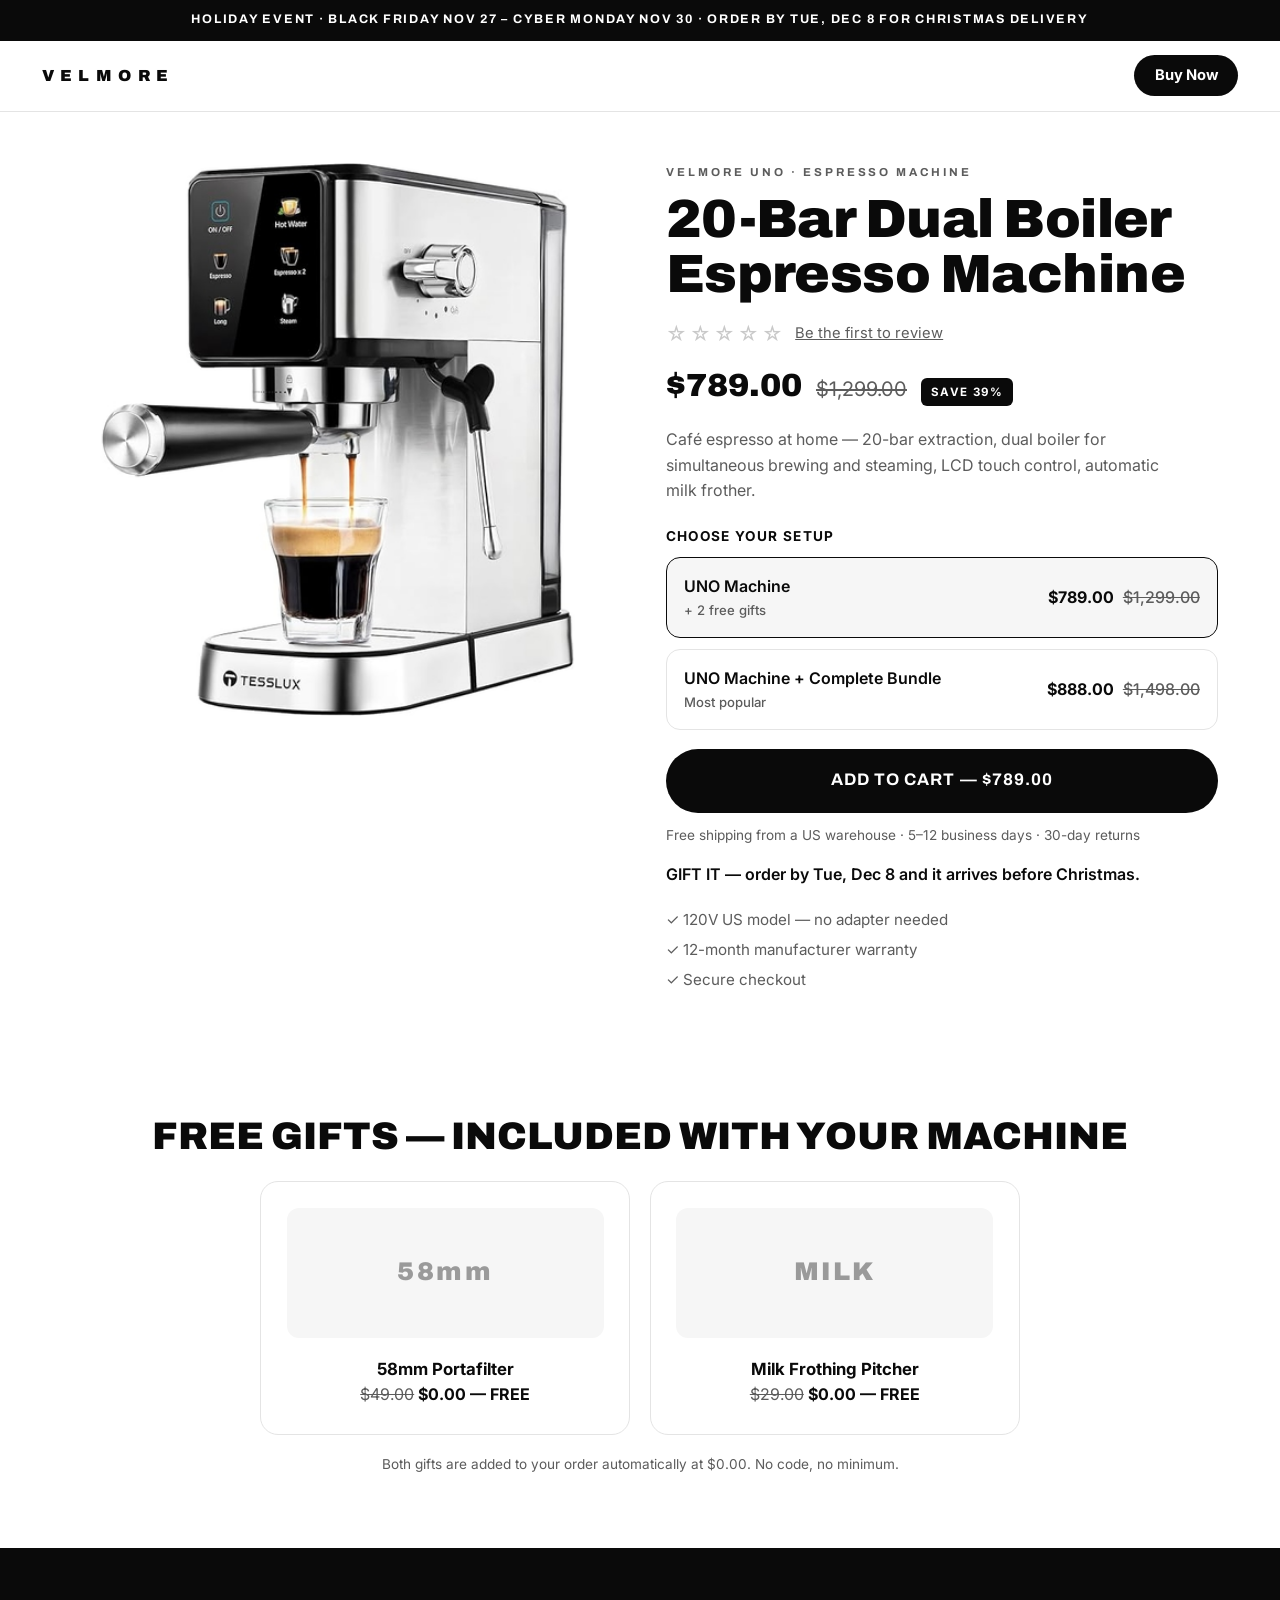
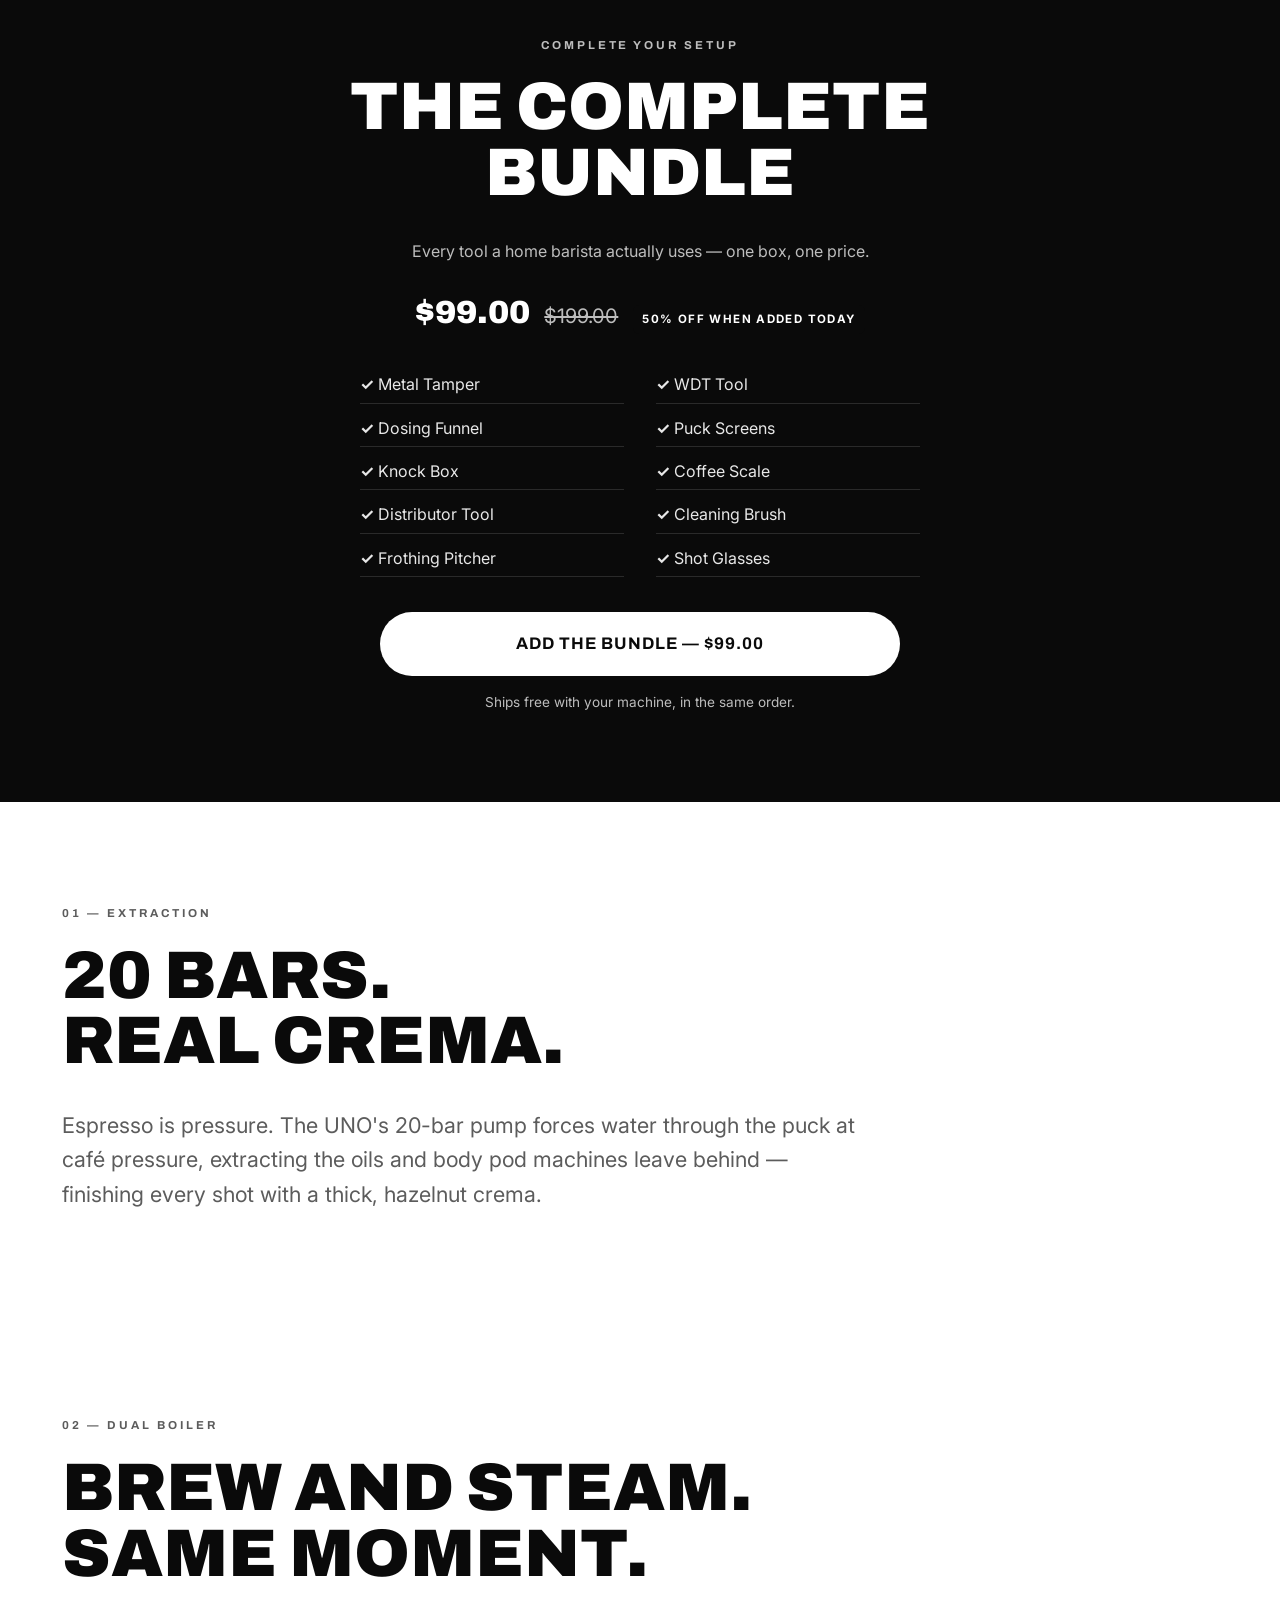
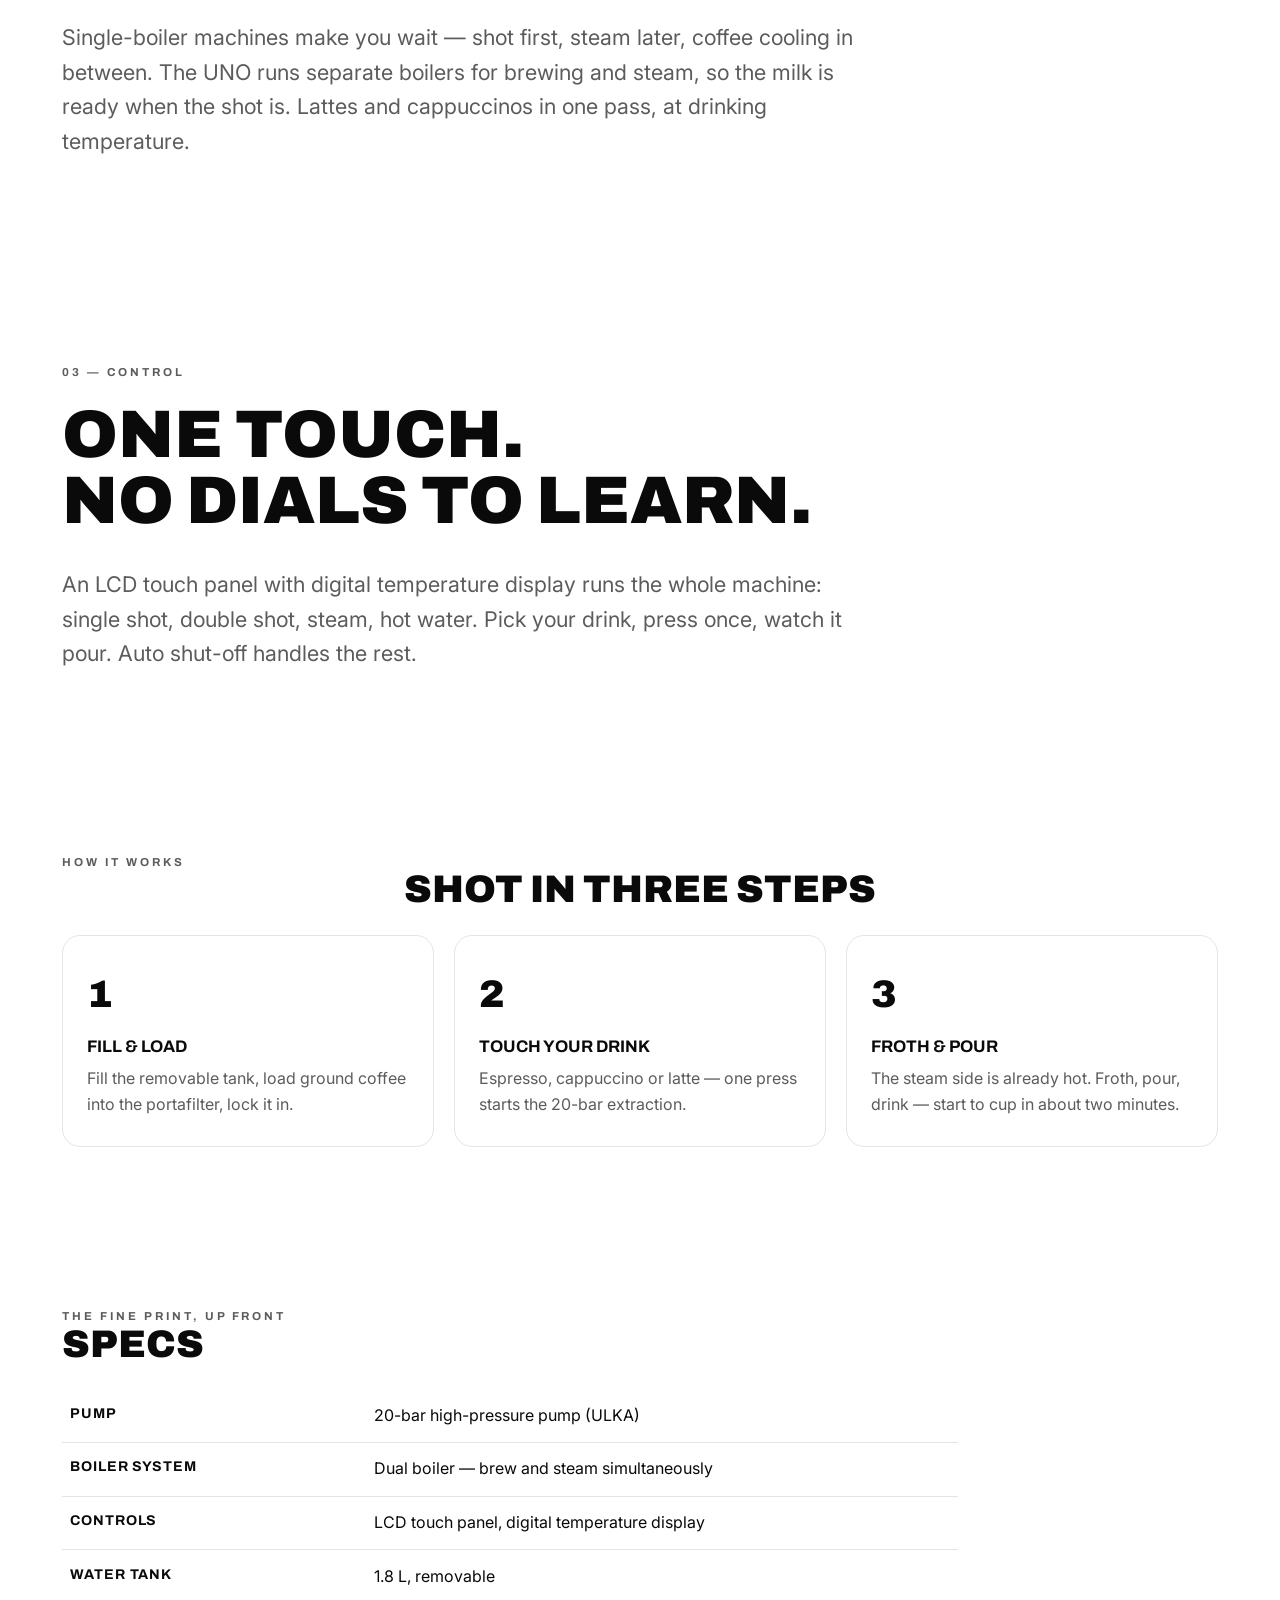
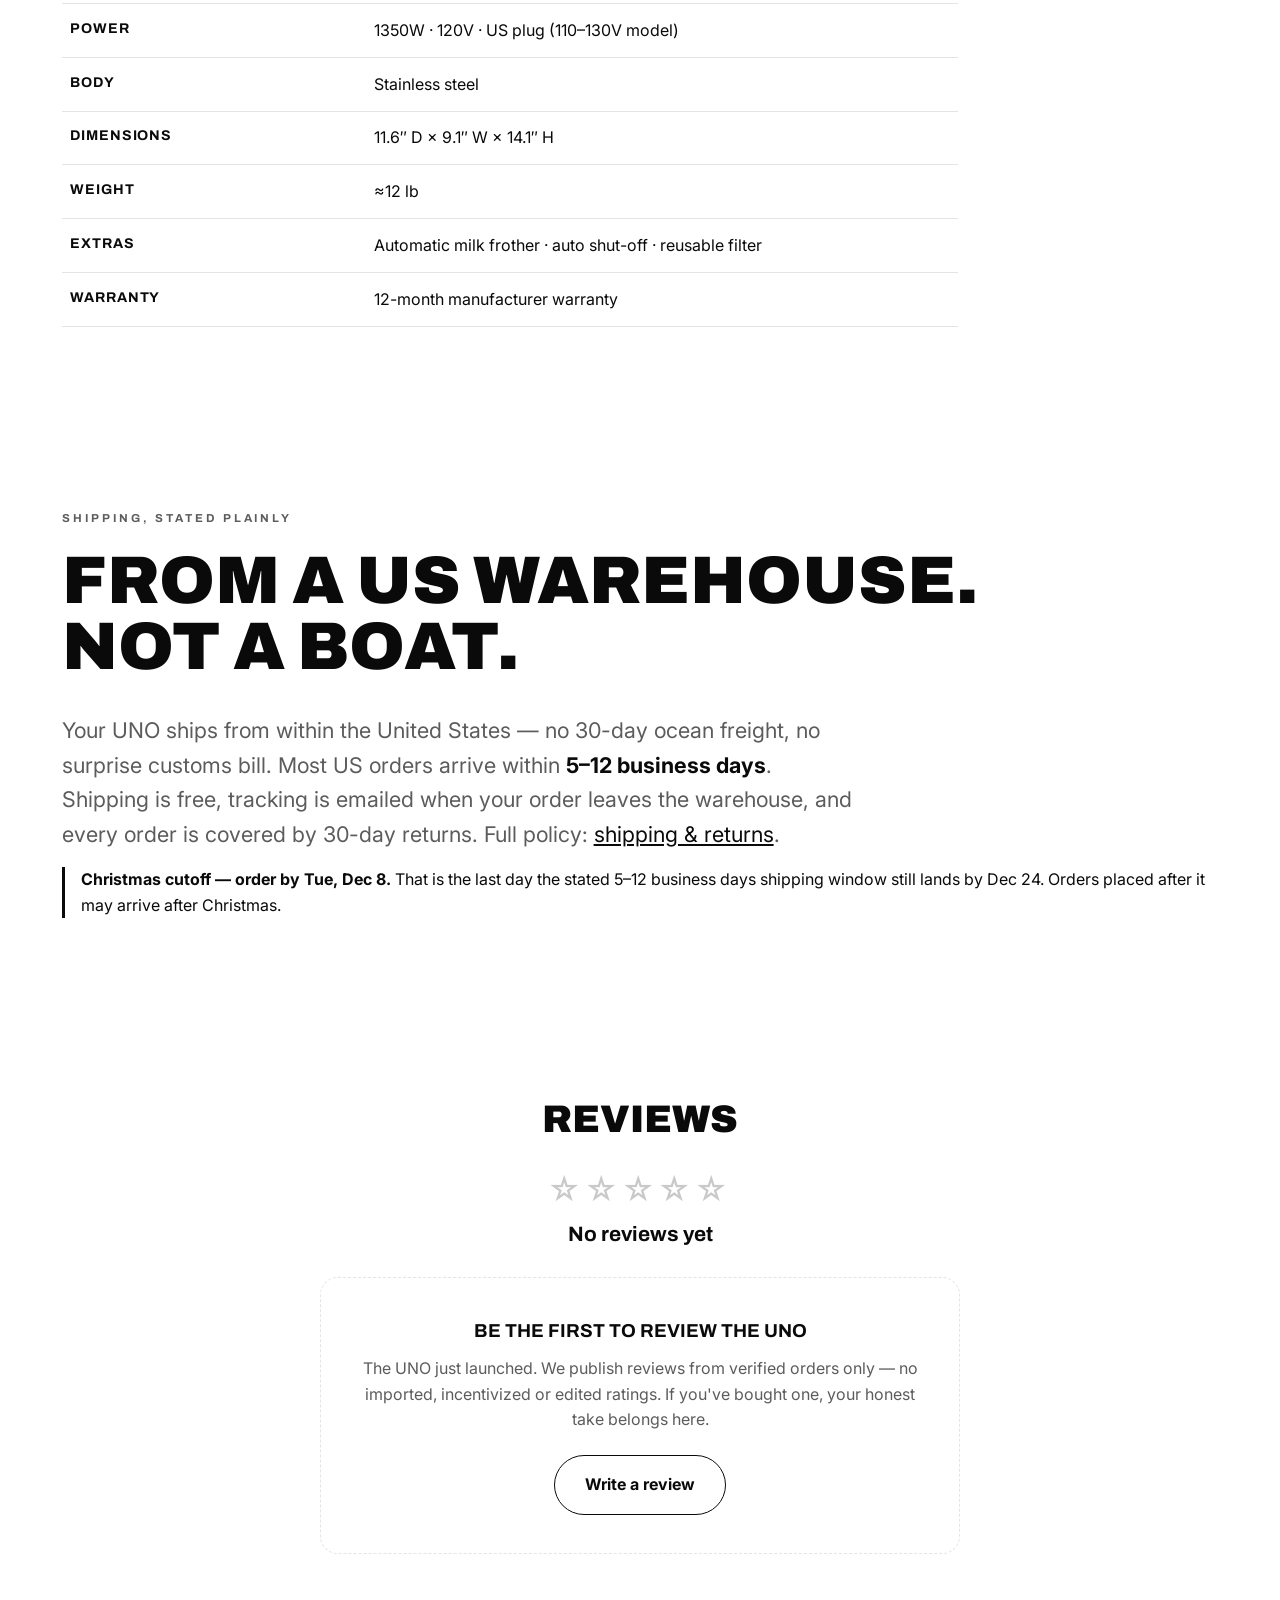
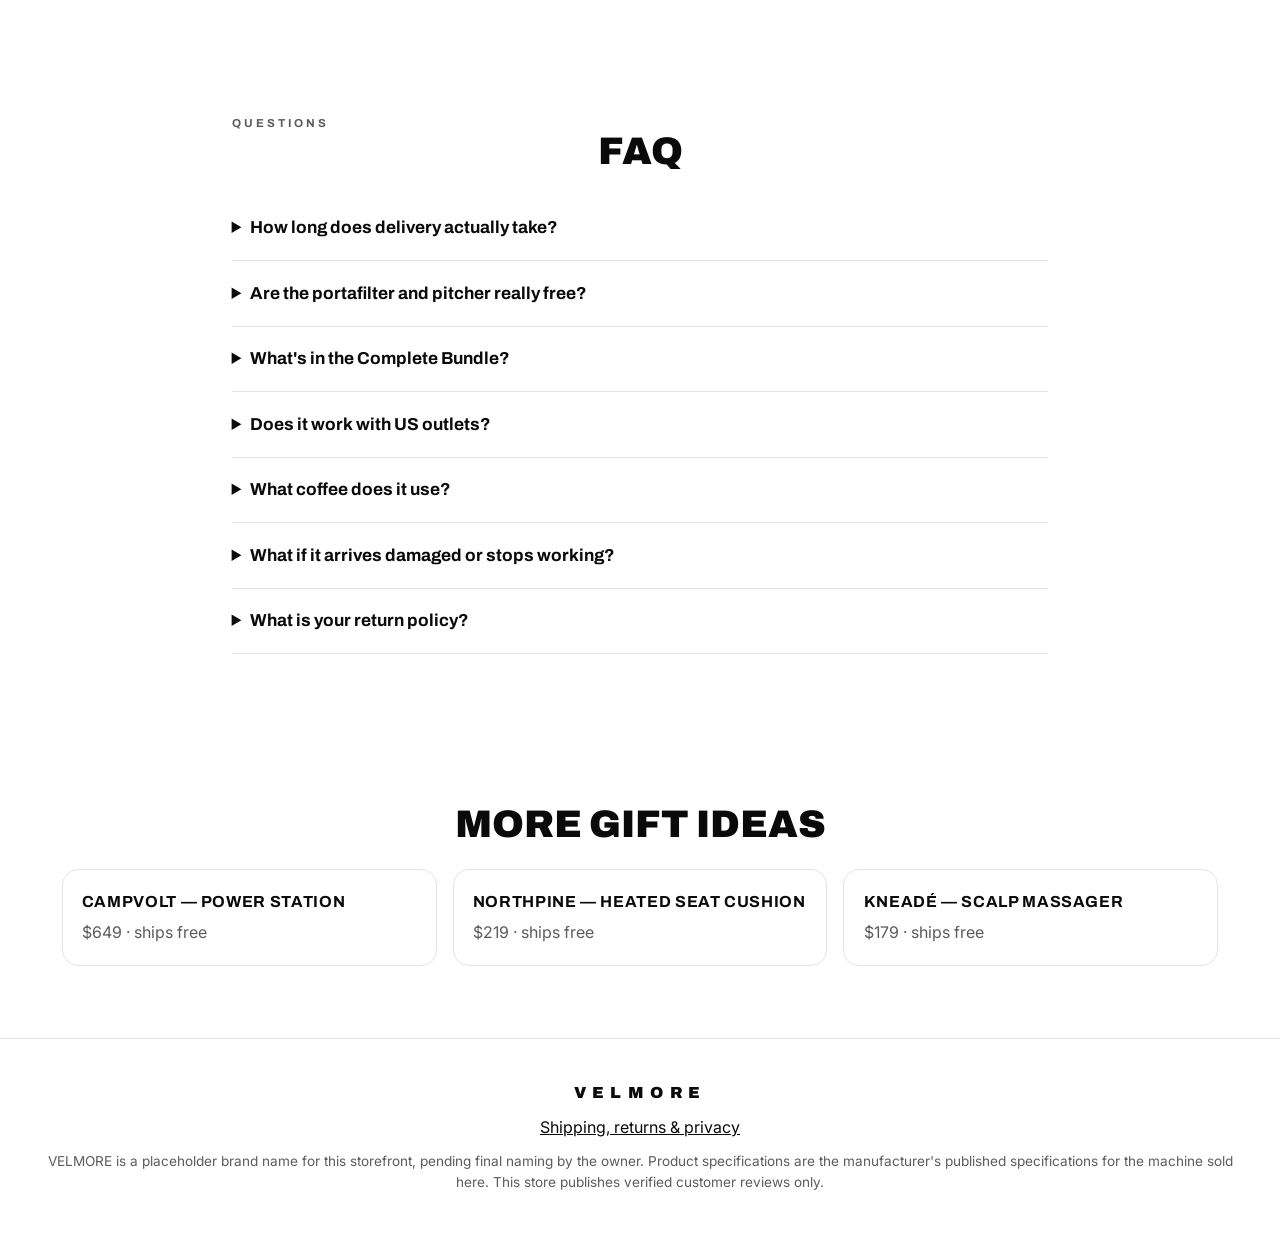
<file: index.html>
<!DOCTYPE html>
<html lang="en">
<head>
<meta charset="UTF-8">
<meta name="viewport" content="width=device-width, initial-scale=1.0">
<title>VELMORE UNO — 20-Bar Dual Boiler Espresso Machine</title>
<meta name="description" content="The VELMORE UNO: 20-bar dual boiler espresso machine with LCD touch control and milk frother. $789 with free gifts included. Ships free from a US warehouse.">
<link rel="canonical" href="https://velmore.lifeofmorr.com/">
<meta property="og:site_name" content="VELMORE">
<meta property="og:type" content="product">
<meta property="og:title" content="VELMORE UNO — 20-Bar Dual Boiler Espresso Machine">
<meta property="og:description" content="20-bar pressure. Dual boiler. Touch control. Free portafilter and frothing pitcher included. $789, free US shipping.">
<meta property="og:url" content="https://velmore.lifeofmorr.com/">
<meta property="og:image" content="assets/machine-main.jpg">
<meta name="twitter:card" content="summary_large_image">
<link rel="icon" type="image/svg+xml" href="favicon.svg">
<meta name="theme-color" content="#ffffff">
<script type="application/ld+json">
{
  "@context": "https://schema.org",
  "@type": "Product",
  "name": "VELMORE UNO — 20-Bar Dual Boiler Espresso Machine",
  "image": "assets/machine-main.jpg",
  "description": "Semi-automatic espresso machine with 20-bar pump, dual boiler system, LCD touch control and milk frother. 120V US model.",
  "brand": { "@type": "Brand", "name": "VELMORE" },
  "offers": {
    "@type": "Offer",
    "price": "789.00",
    "priceCurrency": "USD",
    "availability": "https://schema.org/InStock",
    "url": "https://velmore.lifeofmorr.com/"
  }
}
</script>
<link rel="preconnect" href="https://fonts.googleapis.com">
<link rel="preconnect" href="https://fonts.gstatic.com" crossorigin>
<link href="https://fonts.googleapis.com/css2?family=Archivo:wght@500;700;900&family=Inter:wght@400;500;600;700&display=swap" rel="stylesheet">
<link rel="stylesheet" href="style.css">
</head>
<body>
<div class="holiday-banner">Holiday Event · Black Friday Nov 27 – Cyber Monday Nov 30 · Order by Tue, Dec 8 for Christmas delivery</div>


<!-- STICKY MINIMAL HEADER -->
<header class="nav">
  <a class="wordmark" href="#top">VELMORE</a>
  <a class="nav-cta" href="#buy">Buy Now</a>
</header>

<!-- HERO: visual + rating row + price + bundle selector + buy -->
<section class="hero" id="top">
  <div class="hero-media">
    <img src="assets/machine-main.jpg" alt="VELMORE UNO 20-bar dual boiler espresso machine, stainless steel finish" width="500" height="500">
  </div>
  <div class="hero-copy" id="buy">
    <p class="kicker">VELMORE UNO · Espresso Machine</p>
    <h1>20-Bar Dual Boiler Espresso Machine</h1>

    <!-- Rating row: launch state — no reviews yet, no fabricated counts -->
    <div class="rating-row" aria-label="No reviews yet">
      <span class="stars stars-empty" aria-hidden="true">☆☆☆☆☆</span>
      <a href="#reviews">Be the first to review</a>
    </div>

    <div class="price-row">
      <span class="price">$789.00</span>
      <span class="compare">$1,299.00</span>
      <span class="save-badge">SAVE 39%</span>
    </div>

    <p class="sub">Café espresso at home — 20-bar extraction, dual boiler for simultaneous brewing and steaming, LCD touch control, automatic milk frother.</p>

    <!-- Bundle selector -->
    <fieldset class="bundle-select">
      <legend>Choose your setup</legend>
      <label class="option selected">
        <input type="radio" name="setup" value="machine" checked>
        <span class="option-body">
          <span class="option-title">UNO Machine <span class="option-note">+ 2 free gifts</span></span>
          <span class="option-price">$789.00 <s>$1,299.00</s></span>
        </span>
      </label>
      <label class="option">
        <input type="radio" name="setup" value="bundle">
        <span class="option-body">
          <span class="option-title">UNO Machine + Complete Bundle <span class="option-note">Most popular</span></span>
          <span class="option-price">$888.00 <s>$1,498.00</s></span>
        </span>
      </label>
    </fieldset>

    <!-- CHECKOUT PLACEHOLDER: wire to the Stripe payment link from the main session after Don's gate. Do not point anywhere else. -->
    <a class="btn btn-buy" href="https://buy.stripe.com/dRmbJ0bjV8UW0OEeu58sp11" aria-disabled="true">ADD TO CART — $789.00</a>
    <p class="micro">Free shipping from a US warehouse · 5–12 business days · 30-day returns</p>
    <p class="gift-line">GIFT IT — order by Tue, Dec 8 and it arrives before Christmas.</p>

    <ul class="hero-checks">
      <li>✓ 120V US model — no adapter needed</li>
      <li>✓ 12-month manufacturer warranty</li>
      <li>✓ Secure checkout</li>
    </ul>
  </div>
</section>

<!-- FREE GIFTS ROW -->
<section class="gifts" aria-label="Free gifts included">
  <h2 class="section-title">FREE GIFTS — INCLUDED WITH YOUR MACHINE</h2>
  <div class="gift-grid">
    <div class="gift-card">
      <div class="gift-img gift-img-portafilter" aria-hidden="true">58mm</div>
      <p class="gift-name">58mm Portafilter</p>
      <p class="gift-price"><s>$49.00</s> <strong>$0.00 — FREE</strong></p>
    </div>
    <div class="gift-card">
      <div class="gift-img gift-img-pitcher" aria-hidden="true">MILK</div>
      <p class="gift-name">Milk Frothing Pitcher</p>
      <p class="gift-price"><s>$29.00</s> <strong>$0.00 — FREE</strong></p>
    </div>
  </div>
  <p class="micro center">Both gifts are added to your order automatically at $0.00. No code, no minimum.</p>
</section>

<!-- COMPLETE BUNDLE UPSELL -->
<section class="bundle" aria-label="Complete Bundle upsell">
  <div class="bundle-inner">
    <p class="kicker light">Complete your setup</p>
    <h2>THE COMPLETE BUNDLE</h2>
    <p class="bundle-sub">Every tool a home barista actually uses — one box, one price.</p>
    <div class="bundle-price">
      <span class="price">$99.00</span>
      <span class="compare light">$199.00</span>
      <span class="save-badge">50% OFF WHEN ADDED TODAY</span>
    </div>
    <ul class="bundle-items">
      <li>Metal Tamper</li>
      <li>WDT Tool</li>
      <li>Dosing Funnel</li>
      <li>Puck Screens</li>
      <li>Knock Box</li>
      <li>Coffee Scale</li>
      <li>Distributor Tool</li>
      <li>Cleaning Brush</li>
      <li>Frothing Pitcher</li>
      <li>Shot Glasses</li>
    </ul>
    <!-- CHECKOUT PLACEHOLDER: bundle add-on wires to the same Stripe checkout from the main session. -->
    <a class="btn btn-buy btn-white" href="https://buy.stripe.com/6oU28q4Vx2wybti4Tv8sp12" aria-disabled="true">ADD THE BUNDLE — $99.00</a>
    <p class="micro light">Ships free with your machine, in the same order.</p>
  </div>
</section>

<!-- BENEFITS -->
<section class="feature" id="machine">
  <p class="kicker">01 — Extraction</p>
  <h2>20 BARS.<br>REAL CREMA.</h2>
  <p class="lede">Espresso is pressure. The UNO's 20-bar pump forces water through the puck at café pressure, extracting the oils and body pod machines leave behind — finishing every shot with a thick, hazelnut crema.</p>
</section>

<section class="feature">
  <p class="kicker">02 — Dual boiler</p>
  <h2>BREW AND STEAM.<br>SAME MOMENT.</h2>
  <p class="lede">Single-boiler machines make you wait — shot first, steam later, coffee cooling in between. The UNO runs separate boilers for brewing and steam, so the milk is ready when the shot is. Lattes and cappuccinos in one pass, at drinking temperature.</p>
</section>

<section class="feature">
  <p class="kicker">03 — Control</p>
  <h2>ONE TOUCH.<br>NO DIALS TO LEARN.</h2>
  <p class="lede">An LCD touch panel with digital temperature display runs the whole machine: single shot, double shot, steam, hot water. Pick your drink, press once, watch it pour. Auto shut-off handles the rest.</p>
</section>

<!-- HOW IT WORKS -->
<section class="how" id="how">
  <p class="kicker">How it works</p>
  <h2 class="section-title">SHOT IN THREE STEPS</h2>
  <ol class="steps">
    <li><span class="step-num">1</span><h3>Fill &amp; load</h3><p>Fill the removable tank, load ground coffee into the portafilter, lock it in.</p></li>
    <li><span class="step-num">2</span><h3>Touch your drink</h3><p>Espresso, cappuccino or latte — one press starts the 20-bar extraction.</p></li>
    <li><span class="step-num">3</span><h3>Froth &amp; pour</h3><p>The steam side is already hot. Froth, pour, drink — start to cup in about two minutes.</p></li>
  </ol>
</section>

<!-- SPECS -->
<section class="specs" id="specs">
  <p class="kicker">The fine print, up front</p>
  <h2 class="section-title">SPECS</h2>
  <table>
    <tr><th>Pump</th><td>20-bar high-pressure pump (ULKA)</td></tr>
    <tr><th>Boiler system</th><td>Dual boiler — brew and steam simultaneously</td></tr>
    <tr><th>Controls</th><td>LCD touch panel, digital temperature display</td></tr>
    <tr><th>Water tank</th><td>1.8 L, removable</td></tr>
    <tr><th>Power</th><td>1350W · 120V · US plug (110–130V model)</td></tr>
    <tr><th>Body</th><td>Stainless steel</td></tr>
    <tr><th>Dimensions</th><td>11.6″ D × 9.1″ W × 14.1″ H</td></tr>
    <tr><th>Weight</th><td>≈12 lb</td></tr>
    <tr><th>Extras</th><td>Automatic milk frother · auto shut-off · reusable filter</td></tr>
    <tr><th>Warranty</th><td>12-month manufacturer warranty</td></tr>
  </table>
</section>

<!-- SHIPPING -->
<section class="feature">
  <p class="kicker">Shipping, stated plainly</p>
  <h2>FROM A US WAREHOUSE.<br>NOT A BOAT.</h2>
  <p class="lede">Your UNO ships from within the United States — no 30-day ocean freight, no surprise customs bill. Most US orders arrive within <strong>5–12 business days</strong>. Shipping is free, tracking is emailed when your order leaves the warehouse, and every order is covered by 30-day returns. Full policy: <a href="policies.html">shipping &amp; returns</a>.</p>
  <p class="holiday-cutoff"><strong>Christmas cutoff — order by Tue, Dec 8.</strong> That is the last day the stated 5–12 business days shipping window still lands by Dec 24. Orders placed after it may arrive after Christmas.</p>
</section>

<!-- REVIEWS — layout mirrors the reference store; content is an honest launch state.
     DO NOT populate with fabricated reviews, names, photos or counts. Real reviews only, added as they are earned. -->
<section class="reviews" id="reviews">
  <h2 class="section-title">REVIEWS</h2>
  <div class="reviews-summary">
    <span class="stars stars-empty" aria-hidden="true">☆☆☆☆☆</span>
    <p>No reviews yet</p>
  </div>
  <div class="review-empty">
    <h3>Be the first to review the UNO</h3>
    <p>The UNO just launched. We publish reviews from verified orders only — no imported, incentivized or edited ratings. If you've bought one, your honest take belongs here.</p>
    <a class="btn btn-outline" href="#" aria-disabled="true">Write a review</a>
  </div>
</section>

<!-- FAQ -->
<section class="faq" id="faq">
  <p class="kicker">Questions</p>
  <h2 class="section-title">FAQ</h2>
  <details>
    <summary>How long does delivery actually take?</summary>
    <p>Orders ship from a US warehouse. Most US orders arrive within 5–12 business days of ordering. You'll get a tracking number by email as soon as your machine leaves the warehouse. If a delay pushes past that window, contact us and we'll tell you exactly where your order is.</p>
  </details>
  <details>
    <summary>Are the portafilter and pitcher really free?</summary>
    <p>Yes. The 58mm portafilter and milk frothing pitcher are included with every machine at $0.00 — they appear as free line items on your order. No code or minimum spend.</p>
  </details>
  <details>
    <summary>What's in the Complete Bundle?</summary>
    <p>Ten tools: metal tamper, WDT tool, dosing funnel, puck screens, knock box, coffee scale, distributor tool, cleaning brush, frothing pitcher and shot glasses — $99.00 when added with your machine (regularly $199.00).</p>
  </details>
  <details>
    <summary>Does it work with US outlets?</summary>
    <p>Yes. This is the 120V US model (110–130V) with a US plug, 1350W. No converter or adapter needed.</p>
  </details>
  <details>
    <summary>What coffee does it use?</summary>
    <p>Ground coffee in the portafilter, with a reusable filter. It is not a pod machine — any fresh ground espresso works.</p>
  </details>
  <details>
    <summary>What if it arrives damaged or stops working?</summary>
    <p>Every machine carries a 12-month manufacturer warranty against defects. For damage in transit or a dead-on-arrival unit, contact us within 30 days and we will arrange a replacement or refund under our <a href="policies.html">returns policy</a>.</p>
  </details>
  <details>
    <summary>What is your return policy?</summary>
    <p>30 days. Return the machine in its original condition within 30 days of delivery for a refund. Full terms on the <a href="policies.html">policies page</a>.</p>
  </details>
</section>

<section class="gift-guide" aria-label="More gift ideas">
  <h2 class="section-title">MORE GIFT IDEAS</h2>
  <div class="gift-guide-grid">
    <a class="gift-guide-card" href="https://portable-power-station.lifeofmorr.com/"><strong>CAMPVOLT — Power Station</strong><span>$649 · ships free</span></a>
    <a class="gift-guide-card" href="https://heated-seat-cushion.lifeofmorr.com/"><strong>NORTHPINE — Heated Seat Cushion</strong><span>$219 · ships free</span></a>
    <a class="gift-guide-card" href="https://scalp-massager.lifeofmorr.com/"><strong>KNEADÉ — Scalp Massager</strong><span>$179 · ships free</span></a>
  </div>
</section>

<footer>
  <p class="wordmark">VELMORE</p>
  <p><a href="policies.html">Shipping, returns &amp; privacy</a></p>
  <p class="micro">VELMORE is a placeholder brand name for this storefront, pending final naming by the owner. Product specifications are the manufacturer's published specifications for the machine sold here. This store publishes verified customer reviews only.</p>
</footer>

<script src="main.js"></script>
</body>
</html>
</file>
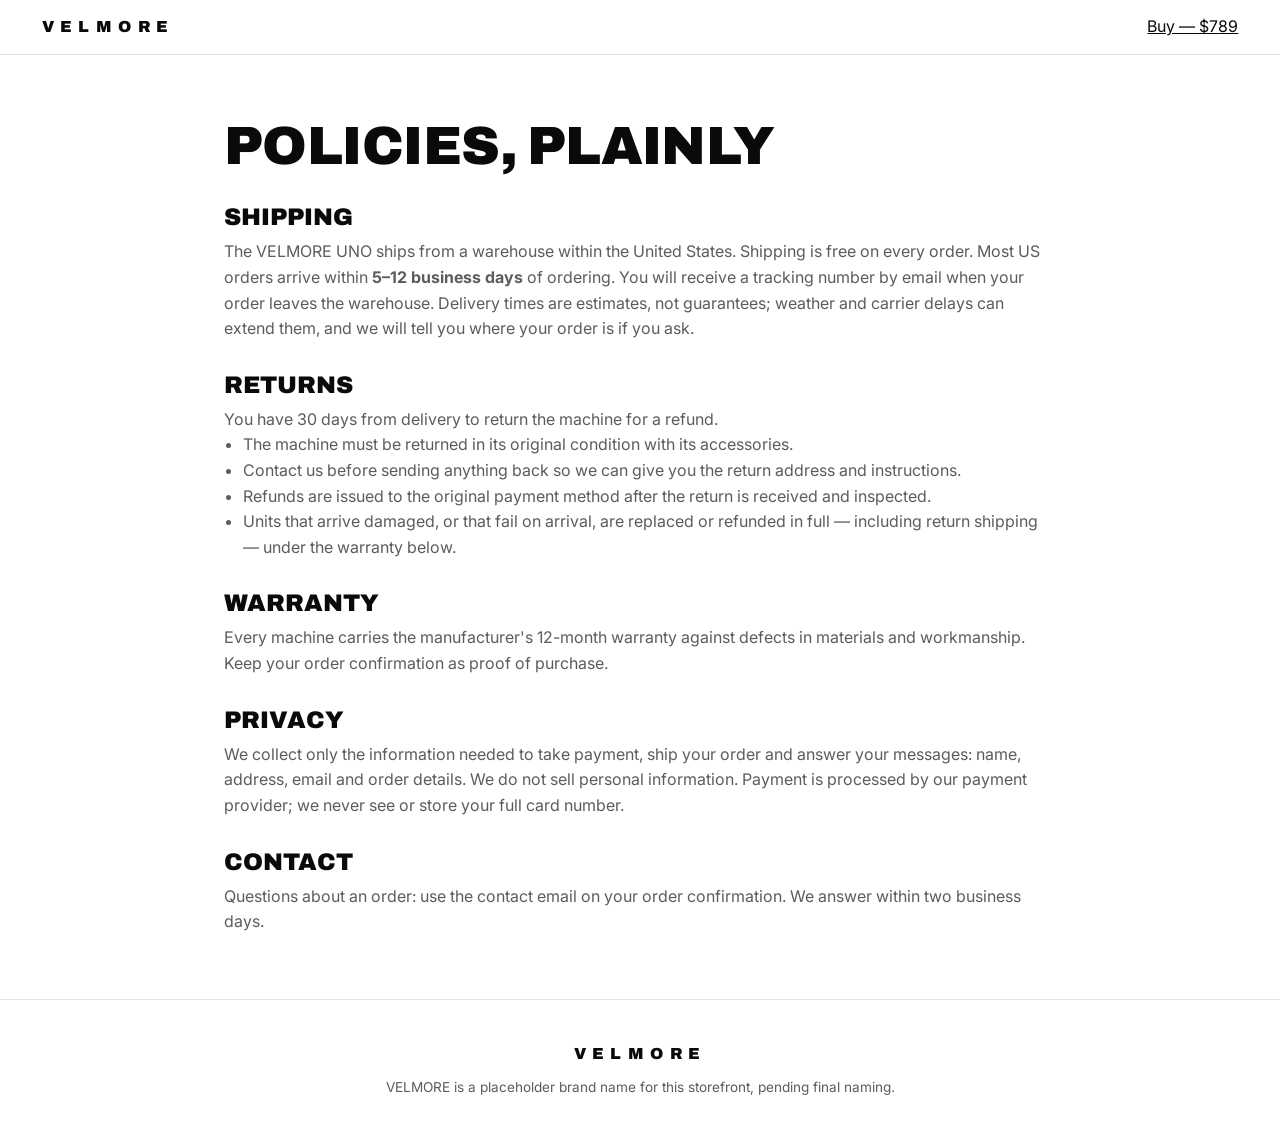
<file: policies.html>
<!DOCTYPE html>
<html lang="en">
<head>
<meta charset="UTF-8">
<meta name="viewport" content="width=device-width, initial-scale=1.0">
<title>Shipping, Returns &amp; Privacy — VELMORE</title>
<meta name="description" content="VELMORE shipping times, returns and privacy policy, stated plainly.">
<link rel="icon" type="image/svg+xml" href="favicon.svg">
<meta name="theme-color" content="#ffffff">
<link rel="preconnect" href="https://fonts.googleapis.com">
<link href="https://fonts.googleapis.com/css2?family=Archivo:wght@700;900&family=Inter:wght@400;500;600&display=swap" rel="stylesheet">
<link rel="stylesheet" href="style.css">
</head>
<body>
<header class="nav">
  <a class="wordmark" href="index.html">VELMORE</a>
  <nav><a href="index.html#buy">Buy — $789</a></nav>
</header>
<main class="page">
  <h1>POLICIES, PLAINLY</h1>

  <h2>Shipping</h2>
  <p>The VELMORE UNO ships from a warehouse within the United States. Shipping is free on every order. Most US orders arrive within <strong>5–12 business days</strong> of ordering. You will receive a tracking number by email when your order leaves the warehouse. Delivery times are estimates, not guarantees; weather and carrier delays can extend them, and we will tell you where your order is if you ask.</p>

  <h2>Returns</h2>
  <p>You have 30 days from delivery to return the machine for a refund.</p>
  <ul>
    <li>The machine must be returned in its original condition with its accessories.</li>
    <li>Contact us before sending anything back so we can give you the return address and instructions.</li>
    <li>Refunds are issued to the original payment method after the return is received and inspected.</li>
    <li>Units that arrive damaged, or that fail on arrival, are replaced or refunded in full — including return shipping — under the warranty below.</li>
  </ul>

  <h2>Warranty</h2>
  <p>Every machine carries the manufacturer's 12-month warranty against defects in materials and workmanship. Keep your order confirmation as proof of purchase.</p>

  <h2>Privacy</h2>
  <p>We collect only the information needed to take payment, ship your order and answer your messages: name, address, email and order details. We do not sell personal information. Payment is processed by our payment provider; we never see or store your full card number.</p>

  <h2>Contact</h2>
  <p>Questions about an order: use the contact email on your order confirmation. We answer within two business days.</p>
</main>
<footer>
  <p class="wordmark">VELMORE</p>
  <p class="micro">VELMORE is a placeholder brand name for this storefront, pending final naming.</p>
</footer>
</body>
</html>
</file>
<file: style.css>
:root{
  --bg:#ffffff; --ink:#0a0a0a; --dim:#5c5c5c; --line:#e4e4e4; --panel:#f6f6f6;
  --black:#0a0a0a; --accent:#0a0a0a;
}
*{margin:0;padding:0;box-sizing:border-box}
html{scroll-behavior:smooth}
body{background:var(--bg);color:var(--ink);font-family:'Inter',system-ui,sans-serif;line-height:1.6;-webkit-font-smoothing:antialiased}
a{color:var(--ink)}
img{max-width:100%;display:block}
h1{font-family:'Archivo',sans-serif;font-weight:900;line-height:1.02;letter-spacing:-.01em;font-size:clamp(2rem,4.2vw,3.4rem)}
h2{font-family:'Archivo',sans-serif;font-weight:900;line-height:.98;text-transform:uppercase;font-size:clamp(2.2rem,5.5vw,4.2rem);margin:.3em 0 .5em}
.section-title{font-size:clamp(1.5rem,3.4vw,2.4rem);text-align:center;margin:0 0 1.6rem}
.kicker{font-family:'Archivo',sans-serif;font-weight:700;letter-spacing:.26em;text-transform:uppercase;font-size:.72rem;color:var(--dim)}
.kicker.light{color:#bdbdbd}
.micro{color:var(--dim);font-size:.85rem}
.micro.center{text-align:center;margin-top:1.2rem}
.micro.light{color:#bdbdbd}
.wordmark{font-family:'Archivo',sans-serif;font-weight:900;letter-spacing:.4em;color:var(--ink);text-decoration:none}

/* STICKY MINIMAL HEADER */
.nav{position:sticky;top:0;z-index:30;display:flex;align-items:center;justify-content:space-between;
  padding:.9rem clamp(1rem,4vw,2.6rem);background:rgba(255,255,255,.92);backdrop-filter:blur(10px);border-bottom:1px solid var(--line)}
.nav-cta{background:var(--black);color:#fff;text-decoration:none;font-weight:700;padding:.55rem 1.3rem;border-radius:999px;font-size:.92rem}

/* HERO */
.hero{display:grid;grid-template-columns:1fr 1fr;gap:clamp(1.5rem,4vw,4rem);align-items:start;
  max-width:1240px;margin:0 auto;padding:clamp(1.6rem,4vw,3.4rem) clamp(1rem,4vw,2.6rem)}
.hero-media img{border-radius:20px;background:var(--panel);width:100%;height:auto}
.hero-copy .kicker{margin-bottom:.7rem}
.rating-row{display:flex;align-items:center;gap:.6rem;margin:1rem 0 .4rem}
.stars{font-size:1.25rem;letter-spacing:.15em;color:#0a0a0a}
.stars-empty{color:#c9c9c9}
.rating-row a{font-size:.92rem;color:var(--dim)}
.price-row{display:flex;align-items:baseline;gap:.9rem;flex-wrap:wrap;margin:.6rem 0 1rem}
.price{font-family:'Archivo',sans-serif;font-weight:900;font-size:2rem}
.compare{color:var(--dim);text-decoration:line-through;font-size:1.25rem}
.compare.light{color:#bdbdbd}
.save-badge{background:var(--black);color:#fff;font-weight:700;font-size:.72rem;letter-spacing:.12em;padding:.32rem .6rem;border-radius:6px}
.sub{color:var(--dim);max-width:32rem;margin-bottom:1.4rem}
@media(max-width:880px){.hero{grid-template-columns:1fr}}

/* BUNDLE SELECTOR */
.bundle-select{border:0;display:grid;gap:.7rem;margin-bottom:1.2rem}
.bundle-select legend{font-weight:700;font-size:.85rem;letter-spacing:.1em;text-transform:uppercase;margin-bottom:.6rem}
.option{display:block;cursor:pointer}
.option input{position:absolute;opacity:0}
.option-body{display:flex;justify-content:space-between;align-items:center;gap:1rem;border:1.5px solid var(--line);border-radius:14px;padding:1rem 1.1rem;transition:border-color .15s}
.option input:checked + .option-body{border-color:var(--black);background:var(--panel)}
.option input:focus-visible + .option-body{outline:2px solid var(--black);outline-offset:2px}
.option-title{font-weight:600}
.option-note{display:block;font-size:.82rem;color:var(--dim);font-weight:500}
.option-price{font-weight:700;white-space:nowrap}
.option-price s{color:var(--dim);font-weight:500;margin-left:.3rem}

/* BUY BUTTON */
.btn{display:inline-block;padding:1rem 1.9rem;border-radius:999px;font-weight:700;text-decoration:none;font-size:1rem}
.btn-buy{display:block;text-align:center;background:var(--black);color:#fff;font-family:'Archivo',sans-serif;letter-spacing:.06em;font-size:1.05rem;padding:1.15rem}
.btn-buy:hover{background:#262626}
.btn-white{background:#fff;color:#0a0a0a;max-width:520px;margin:0 auto}
.btn-outline{border:1.5px solid var(--black);color:var(--ink);background:transparent}
.hero-copy .micro{margin-top:.8rem}
.hero-checks{list-style:none;margin-top:1.1rem;color:var(--dim);font-size:.95rem}
.hero-checks li{padding:.18rem 0}

/* GIFTS */
.gifts{max-width:1240px;margin:0 auto;padding:clamp(2.6rem,6vw,4.5rem) clamp(1rem,4vw,2.6rem)}
.gift-grid{display:grid;grid-template-columns:1fr 1fr;gap:1.2rem;max-width:760px;margin:0 auto}
.gift-card{border:1px solid var(--line);border-radius:18px;padding:1.6rem;text-align:center;background:#fff}
.gift-img{height:130px;border-radius:12px;background:var(--panel);display:flex;align-items:center;justify-content:center;
  font-family:'Archivo',sans-serif;font-weight:900;font-size:1.6rem;letter-spacing:.1em;color:#9a9a9a;margin-bottom:1.1rem}
.gift-name{font-weight:700;font-size:1.05rem}
.gift-price{color:var(--dim)}
.gift-price strong{color:var(--ink)}
@media(max-width:640px){.gift-grid{grid-template-columns:1fr}}

/* BUNDLE UPSELL */
.bundle{background:var(--black);color:#fff}
.bundle-inner{max-width:900px;margin:0 auto;text-align:center;padding:clamp(3rem,7vw,5.5rem) clamp(1rem,4vw,2.6rem)}
.bundle h2{color:#fff}
.bundle-sub{color:#bdbdbd;max-width:34rem;margin:0 auto}
.bundle-price{display:flex;align-items:baseline;justify-content:center;gap:.9rem;flex-wrap:wrap;margin:1.4rem 0 .4rem}
.bundle-price .price{color:#fff}
.bundle-items{list-style:none;display:grid;grid-template-columns:repeat(2,1fr);gap:.45rem 2rem;max-width:560px;margin:1.8rem auto 2.2rem;text-align:left}
.bundle-items li{padding:.3rem 0;border-bottom:1px solid #2a2a2a;color:#e8e8e8}
.bundle-items li::before{content:"✓ ";font-weight:700}
@media(max-width:560px){.bundle-items{grid-template-columns:1fr}}
.bundle .micro{margin-top:1rem}

/* FEATURES */
.feature{max-width:1240px;margin:0 auto;padding:clamp(3.4rem,8vw,6.5rem) clamp(1rem,4vw,2.6rem)}
.feature .lede{font-size:clamp(1.08rem,1.7vw,1.35rem);color:var(--dim);max-width:50rem}
.feature .lede strong{color:var(--ink)}

/* HOW */
.how{max-width:1240px;margin:0 auto;padding:clamp(3rem,7vw,5rem) clamp(1rem,4vw,2.6rem)}
.steps{list-style:none;display:grid;grid-template-columns:repeat(3,1fr);gap:1.2rem}
.steps li{border:1px solid var(--line);border-radius:18px;padding:1.8rem 1.5rem}
.step-num{font-family:'Archivo',sans-serif;font-weight:900;font-size:2.4rem}
.steps h3{font-family:'Archivo',sans-serif;text-transform:uppercase;margin:.5rem 0 .35rem;font-size:1.05rem}
.steps p{color:var(--dim)}
@media(max-width:820px){.steps{grid-template-columns:1fr}}

/* SPECS */
.specs{max-width:1240px;margin:0 auto;padding:clamp(3rem,7vw,5rem) clamp(1rem,4vw,2.6rem)}
.specs .section-title{text-align:left}
.specs table{width:100%;max-width:56rem;border-collapse:collapse}
.specs th,.specs td{text-align:left;padding:.85rem .5rem;border-bottom:1px solid var(--line);vertical-align:top}
.specs th{font-family:'Archivo',sans-serif;text-transform:uppercase;letter-spacing:.07em;width:34%;font-size:.88rem}

/* REVIEWS */
.reviews{max-width:1240px;margin:0 auto;padding:clamp(3rem,7vw,5rem) clamp(1rem,4vw,2.6rem);text-align:center}
.reviews-summary{display:grid;gap:.2rem;justify-items:center;margin-bottom:1.6rem}
.reviews-summary .stars{font-size:2rem}
.reviews-summary p{font-family:'Archivo',sans-serif;font-weight:700;font-size:1.3rem}
.review-empty{border:1.5px dashed var(--line);border-radius:18px;max-width:640px;margin:0 auto;padding:2.4rem 1.8rem}
.review-empty h3{font-family:'Archivo',sans-serif;text-transform:uppercase;margin-bottom:.6rem}
.review-empty p{color:var(--dim);margin-bottom:1.4rem}

/* FAQ */
.faq{max-width:900px;margin:0 auto;padding:clamp(3rem,7vw,5rem) clamp(1rem,4vw,2.6rem)}
.faq details{border-bottom:1px solid var(--line);padding:1.15rem 0}
.faq summary{font-family:'Archivo',sans-serif;font-weight:700;font-size:1.08rem;cursor:pointer}
.faq details p{color:var(--dim);margin-top:.55rem;max-width:48rem}

/* FOOTER + POLICIES PAGE */
footer{padding:2.6rem clamp(1rem,4vw,2.6rem);border-top:1px solid var(--line);display:grid;gap:.6rem;justify-items:center;text-align:center}
.page{padding:clamp(2rem,6vw,4rem);max-width:60rem;margin:0 auto}
.page h1{margin-bottom:1.4rem}
.page h2{font-size:1.5rem;margin:2rem 0 .6rem}
.page p,.page li{color:var(--dim)}
.page ul{margin-left:1.2rem}

/* HOLIDAY DRESSING — added 2026-11-03 for the holiday launch */
.holiday-banner{background:#0a0a0a;color:#fff;text-align:center;font-family:'Archivo',sans-serif;font-weight:700;letter-spacing:.14em;font-size:.78rem;padding:.65rem 1rem;text-transform:uppercase}
.gift-line{margin-top:.9rem;font-weight:600}
.holiday-cutoff{margin-top:1rem;border-left:3px solid #0a0a0a;padding-left:1rem}
.gift-guide{max-width:1240px;margin:0 auto;padding:clamp(2.6rem,6vw,4.5rem) clamp(1rem,4vw,2.6rem)}
.gift-guide-grid{display:grid;grid-template-columns:repeat(3,1fr);gap:1rem}
.gift-guide-card{border:1px solid var(--line);border-radius:16px;padding:1.2rem;text-decoration:none;display:grid;gap:.3rem}
.gift-guide-card strong{font-family:'Archivo',sans-serif;text-transform:uppercase;letter-spacing:.04em}
.gift-guide-card span{color:var(--dim)}
@media(max-width:880px){.gift-guide-grid{grid-template-columns:1fr}}
</file>
